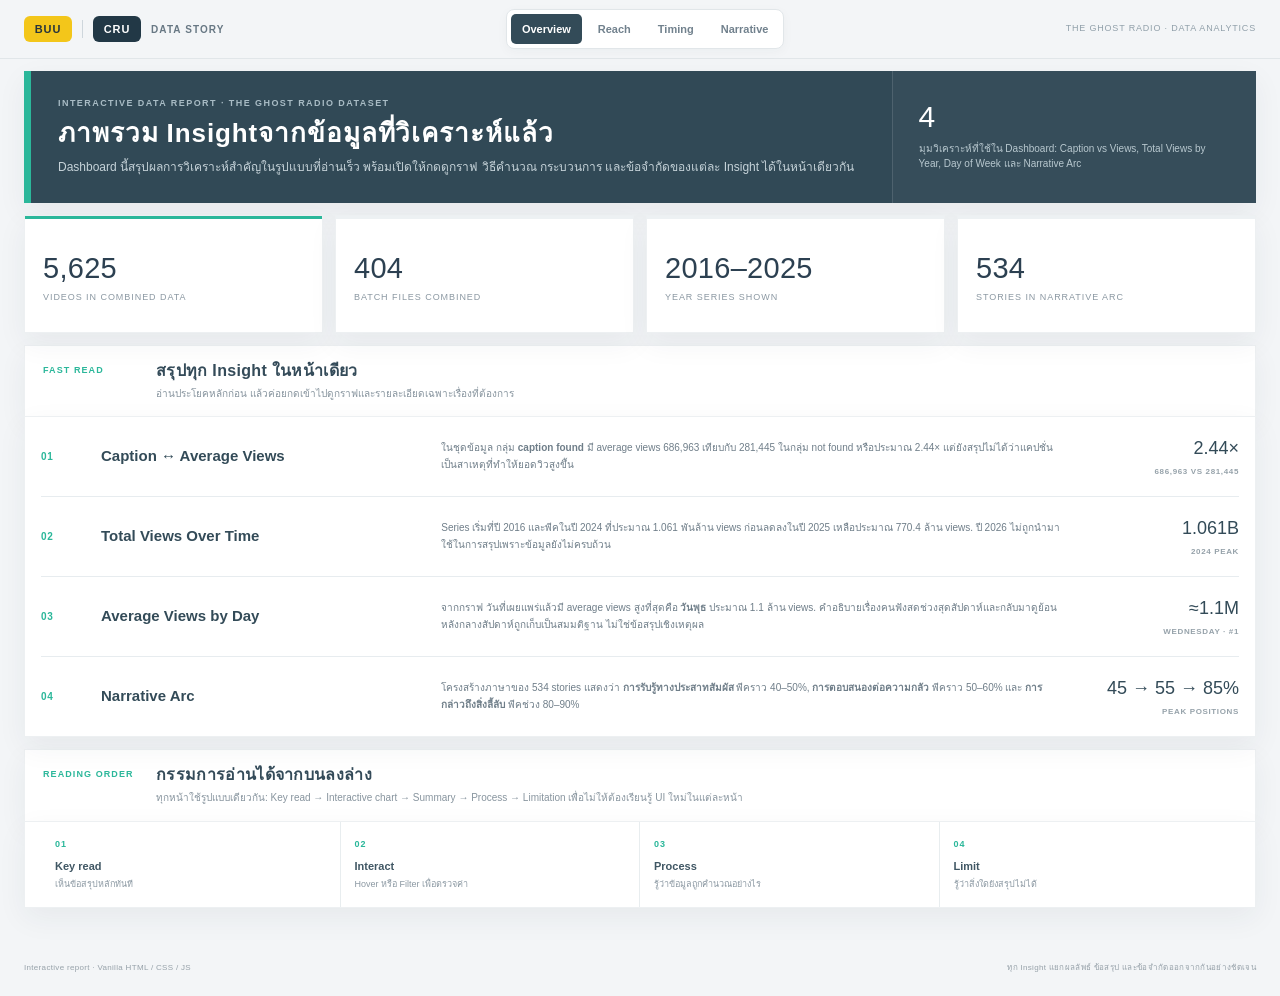
<file: ghost_data_dashboard_v4_final/index.html>
<!doctype html>
<html lang="th">
<head>
  <meta charset="utf-8">
  <meta name="viewport" content="width=device-width,initial-scale=1,viewport-fit=cover">
  <meta name="color-scheme" content="light">
  <title>Data Story — Overview</title>
  <link rel="stylesheet" href="css/styles.css">
</head>
<body data-page="overview">
<header class="site-header">
  <div class="header-inner">
    <a class="brand" href="index.html" aria-label="กลับหน้าหลัก">
      <span class="brand-chip gold">BUU</span><span class="brand-sep"></span><span class="brand-chip">CRU</span><span class="full">DATA STORY</span>
    </a>
    <nav class="nav" aria-label="Main navigation">
      <a href="index.html" aria-current="page">Overview</a>
      <a href="reach.html">Reach</a>
      <a href="timing.html">Timing</a>
      <a href="narrative.html">Narrative</a>
    </nav>
    <div class="header-meta">THE GHOST RADIO · DATA ANALYTICS</div>
  </div>
</header>
<main>
  <section class="hero">
    <div>
      <div class="eyebrow">Interactive data report · The Ghost Radio dataset</div>
      <h1>ภาพรวม Insight<br><span class="quiet">จากข้อมูลที่วิเคราะห์แล้ว</span></h1>
      <p class="hero-copy">Dashboard นี้สรุปผลการวิเคราะห์สำคัญในรูปแบบที่อ่านเร็ว พร้อมเปิดให้กดดูกราฟ วิธีคำนวณ กระบวนการ และข้อจำกัดของแต่ละ Insight ได้ในหน้าเดียวกัน</p>
    </div>
    <aside class="hero-side"><strong>4</strong><p>มุมวิเคราะห์ที่ใช้ใน Dashboard: Caption vs Views, Total Views by Year, Day of Week และ Narrative Arc</p></aside>
  </section>

  <div class="stat-strip">
    <div class="stat"><b>5,625</b><span>videos in combined data</span></div>
    <div class="stat"><b>404</b><span>batch files combined</span></div>
    <div class="stat"><b>2016–2025</b><span>year series shown</span></div>
    <div class="stat"><b>534</b><span>stories in narrative arc</span></div>
  </div>

  <section class="section">
    <div class="section-head"><div class="section-index">FAST READ</div><div class="section-title"><h2>สรุปทุก Insight ในหน้าเดียว</h2><p>อ่านประโยคหลักก่อน แล้วค่อยกดเข้าไปดูกราฟและรายละเอียดเฉพาะเรื่องที่ต้องการ</p></div></div>
    <div class="insight-list">
      <a class="insight-row" href="reach.html">
        <div class="insight-no">01</div>
        <div class="insight-title">Caption ↔ Average Views</div>
        <div class="insight-copy">ในชุดข้อมูล กลุ่ม <b>caption found</b> มี average views 686,963 เทียบกับ 281,445 ในกลุ่ม not found หรือประมาณ 2.44× แต่ยังสรุปไม่ได้ว่าแคปชั่นเป็นสาเหตุที่ทำให้ยอดวิวสูงขึ้น</div>
        <div class="insight-key">2.44×<small>686,963 vs 281,445</small></div>
      </a>
      <a class="insight-row" href="reach.html#years">
        <div class="insight-no">02</div>
        <div class="insight-title">Total Views Over Time</div>
        <div class="insight-copy">Series เริ่มที่ปี 2016 และพีคในปี 2024 ที่ประมาณ 1.061 พันล้าน views ก่อนลดลงในปี 2025 เหลือประมาณ 770.4 ล้าน views. ปี 2026 ไม่ถูกนำมาใช้ในการสรุปเพราะข้อมูลยังไม่ครบถ้วน</div>
        <div class="insight-key">1.061B<small>2024 peak</small></div>
      </a>
      <a class="insight-row" href="timing.html">
        <div class="insight-no">03</div>
        <div class="insight-title">Average Views by Day</div>
        <div class="insight-copy">จากกราฟ วันที่เผยแพร่แล้วมี average views สูงที่สุดคือ <b>วันพุธ</b> ประมาณ 1.1 ล้าน views. คำอธิบายเรื่องคนฟังสดช่วงสุดสัปดาห์และกลับมาดูย้อนหลังกลางสัปดาห์ถูกเก็บเป็นสมมติฐาน ไม่ใช่ข้อสรุปเชิงเหตุผล</div>
        <div class="insight-key">≈1.1M<small>Wednesday · #1</small></div>
      </a>
      <a class="insight-row" href="narrative.html">
        <div class="insight-no">04</div>
        <div class="insight-title">Narrative Arc</div>
        <div class="insight-copy">โครงสร้างภาษาของ 534 stories แสดงว่า <b>การรับรู้ทางประสาทสัมผัส</b> พีคราว 40–50%, <b>การตอบสนองต่อความกลัว</b> พีคราว 50–60% และ <b>การกล่าวถึงสิ่งลี้ลับ</b> พีคช่วง 80–90%</div>
        <div class="insight-key">45 → 55 → 85%<small>peak positions</small></div>
      </a>
    </div>
  </section>

  <section class="section">
    <div class="section-head"><div class="section-index">READING ORDER</div><div class="section-title"><h2>กรรมการอ่านได้จากบนลงล่าง</h2><p>ทุกหน้าใช้รูปแบบเดียวกัน: Key read → Interactive chart → Summary → Process → Limitation เพื่อไม่ให้ต้องเรียนรู้ UI ใหม่ในแต่ละหน้า</p></div></div>
    <div class="story-flow four">
      <div class="flow-step"><div class="n">01</div><b>Key read</b><p>เห็นข้อสรุปหลักทันที</p></div>
      <div class="flow-step"><div class="n">02</div><b>Interact</b><p>Hover หรือ Filter เพื่อตรวจค่า</p></div>
      <div class="flow-step"><div class="n">03</div><b>Process</b><p>รู้ว่าข้อมูลถูกคำนวณอย่างไร</p></div>
      <div class="flow-step"><div class="n">04</div><b>Limit</b><p>รู้ว่าสิ่งใดยังสรุปไม่ได้</p></div>
    </div>
  </section>
</main>
<footer class="footer"><span>Interactive report · Vanilla HTML / CSS / JS</span><span>ทุก Insight แยกผลลัพธ์ ข้อสรุป และข้อจำกัดออกจากกันอย่างชัดเจน</span></footer>
<div class="route-wipe" aria-hidden="true"></div>
<script src="js/data.js"></script><script src="js/app.js"></script><script src="js/charts.js"></script><script src="js/pages.js"></script>
</body>
</html>
</file>
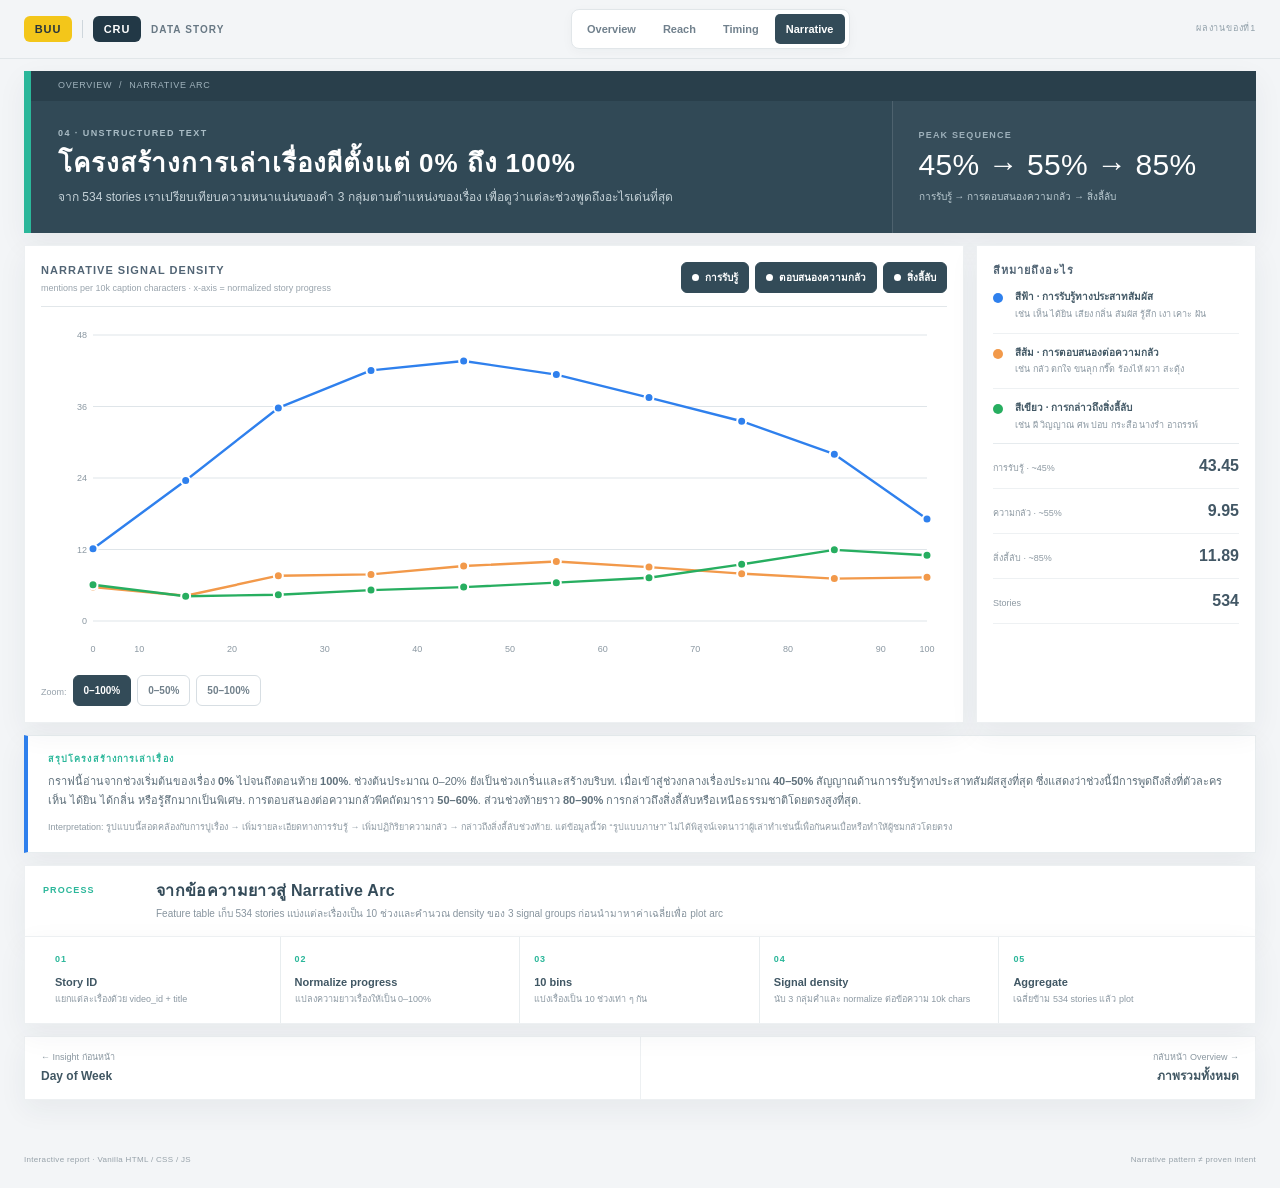
<file: ghost_data_dashboard_v4_final/narrative.html>
<!doctype html>
<html lang="th">
<head><meta charset="utf-8"><meta name="viewport" content="width=device-width,initial-scale=1,viewport-fit=cover"><meta name="color-scheme" content="light"><title>Narrative Arc</title><link rel="stylesheet" href="css/styles.css"></head>
<body data-page="narrative">
<header class="site-header"><div class="header-inner">
  <a class="brand" href="index.html"><span class="brand-chip gold">BUU</span><span class="brand-sep"></span><span class="brand-chip">CRU</span><span class="full">DATA STORY</span></a>
  <nav class="nav"><a href="index.html">Overview</a><a href="reach.html">Reach</a><a href="timing.html">Timing</a><a href="narrative.html" aria-current="page">Narrative</a></nav>
  <div class="header-meta">ผลงานของที่1</div>
</div></header>
<main>
  <section class="detail-hero"><div class="breadcrumb"><a href="index.html">Overview</a><span>/</span><span>Narrative Arc</span></div><div class="detail-hero-grid"><div><div class="eyebrow">04 · Unstructured text</div><h1>โครงสร้างการเล่าเรื่องผี<br>ตั้งแต่ 0% ถึง 100%</h1><p class="lead">จาก 534 stories เราเปรียบเทียบความหนาแน่นของคำ 3 กลุ่มตามตำแหน่งของเรื่อง เพื่อดูว่าแต่ละช่วงพูดถึงอะไรเด่นที่สุด</p></div><aside class="key-read"><div class="label">Peak sequence</div><div class="value">45% → 55% → 85%</div><p>การรับรู้ → การตอบสนองความกลัว → สิ่งลี้ลับ</p></aside></div></section>

  <section class="section">
    <div class="dashboard-grid">
      <div class="panel"><div class="panel-head"><div><div class="panel-title">Narrative signal density</div><div class="panel-sub">mentions per 10k caption characters · x-axis = normalized story progress</div></div><div class="controls signal-controls"><button class="control-btn active signal-blue" data-signal="sensory"><span class="signal-dot"></span>การรับรู้</button><button class="control-btn active signal-orange" data-signal="fear"><span class="signal-dot"></span>ตอบสนองความกลัว</button><button class="control-btn active signal-green" data-signal="supernatural"><span class="signal-dot"></span>สิ่งลี้ลับ</button></div></div><div id="narrative-chart" class="chart"></div><div class="controls chart-zoom"><span class="panel-sub">Zoom:</span><button class="control-btn active" data-progress="all">0–100%</button><button class="control-btn" data-progress="first">0–50%</button><button class="control-btn" data-progress="last">50–100%</button></div></div>
      <aside class="panel"><div class="panel-title">สีหมายถึงอะไร</div><div class="legend-stack"><div class="legend-row"><i class="legend-swatch blue"></i><div><b>สีฟ้า · การรับรู้ทางประสาทสัมผัส</b><span>เช่น เห็น ได้ยิน เสียง กลิ่น สัมผัส รู้สึก เงา เคาะ ฝัน</span></div></div><div class="legend-row"><i class="legend-swatch orange"></i><div><b>สีส้ม · การตอบสนองต่อความกลัว</b><span>เช่น กลัว ตกใจ ขนลุก กรี๊ด ร้องไห้ ผวา สะดุ้ง</span></div></div><div class="legend-row"><i class="legend-swatch green"></i><div><b>สีเขียว · การกล่าวถึงสิ่งลี้ลับ</b><span>เช่น ผี วิญญาณ ศพ ปอบ กระสือ นางรำ อาถรรพ์</span></div></div></div><div class="metric-stack"><div class="metric-line"><span>การรับรู้ · ~45%</span><b>43.45</b></div><div class="metric-line"><span>ความกลัว · ~55%</span><b>9.95</b></div><div class="metric-line"><span>สิ่งลี้ลับ · ~85%</span><b>11.89</b></div><div class="metric-line"><span>Stories</span><b>534</b></div></div></aside>
    </div>
  </section>

  <section class="section"><div class="summary-card wide narrative-summary"><div class="summary-label">สรุปโครงสร้างการเล่าเรื่อง</div><p>กราฟนี้อ่านจากช่วงเริ่มต้นของเรื่อง <b>0%</b> ไปจนถึงตอนท้าย <b>100%</b>. ช่วงต้นประมาณ 0–20% ยังเป็นช่วงเกริ่นและสร้างบริบท. เมื่อเข้าสู่ช่วงกลางเรื่องประมาณ <b>40–50%</b> สัญญาณด้านการรับรู้ทางประสาทสัมผัสสูงที่สุด ซึ่งแสดงว่าช่วงนี้มีการพูดถึงสิ่งที่ตัวละครเห็น ได้ยิน ได้กลิ่น หรือรู้สึกมากเป็นพิเศษ. การตอบสนองต่อความกลัวพีคถัดมาราว <b>50–60%</b>. ส่วนช่วงท้ายราว <b>80–90%</b> การกล่าวถึงสิ่งลี้ลับหรือเหนือธรรมชาติโดยตรงสูงที่สุด.</p><small>Interpretation: รูปแบบนี้สอดคล้องกับการปูเรื่อง → เพิ่มรายละเอียดทางการรับรู้ → เพิ่มปฏิกิริยาความกลัว → กล่าวถึงสิ่งลี้ลับช่วงท้าย. แต่ข้อมูลนี้วัด “รูปแบบภาษา” ไม่ได้พิสูจน์เจตนาว่าผู้เล่าทำเช่นนี้เพื่อกันคนเบื่อหรือทำให้ผู้ชมกลัวโดยตรง</small></div></section>

  <section class="section"><div class="section-head"><div class="section-index">PROCESS</div><div class="section-title"><h2>จากข้อความยาวสู่ Narrative Arc</h2><p>Feature table เก็บ 534 stories แบ่งแต่ละเรื่องเป็น 10 ช่วงและคำนวณ density ของ 3 signal groups ก่อนนำมาหาค่าเฉลี่ยเพื่อ plot arc</p></div></div><div class="story-flow"><div class="flow-step"><div class="n">01</div><b>Story ID</b><p>แยกแต่ละเรื่องด้วย video_id + title</p></div><div class="flow-step"><div class="n">02</div><b>Normalize progress</b><p>แปลงความยาวเรื่องให้เป็น 0–100%</p></div><div class="flow-step"><div class="n">03</div><b>10 bins</b><p>แบ่งเรื่องเป็น 10 ช่วงเท่า ๆ กัน</p></div><div class="flow-step"><div class="n">04</div><b>Signal density</b><p>นับ 3 กลุ่มคำและ normalize ต่อข้อความ 10k chars</p></div><div class="flow-step"><div class="n">05</div><b>Aggregate</b><p>เฉลี่ยข้าม 534 stories แล้ว plot</p></div></div></section>

  <div class="page-nav"><a href="timing.html">← Insight ก่อนหน้า<b>Day of Week</b></a><a href="index.html">กลับหน้า Overview →<b>ภาพรวมทั้งหมด</b></a></div>
</main>
<footer class="footer"><span>Interactive report · Vanilla HTML / CSS / JS</span><span>Narrative pattern ≠ proven intent</span></footer>
<div class="route-wipe" aria-hidden="true"></div>
<script src="js/data.js"></script><script src="js/app.js"></script><script src="js/charts.js"></script><script src="js/pages.js"></script>
</body></html>
</file>
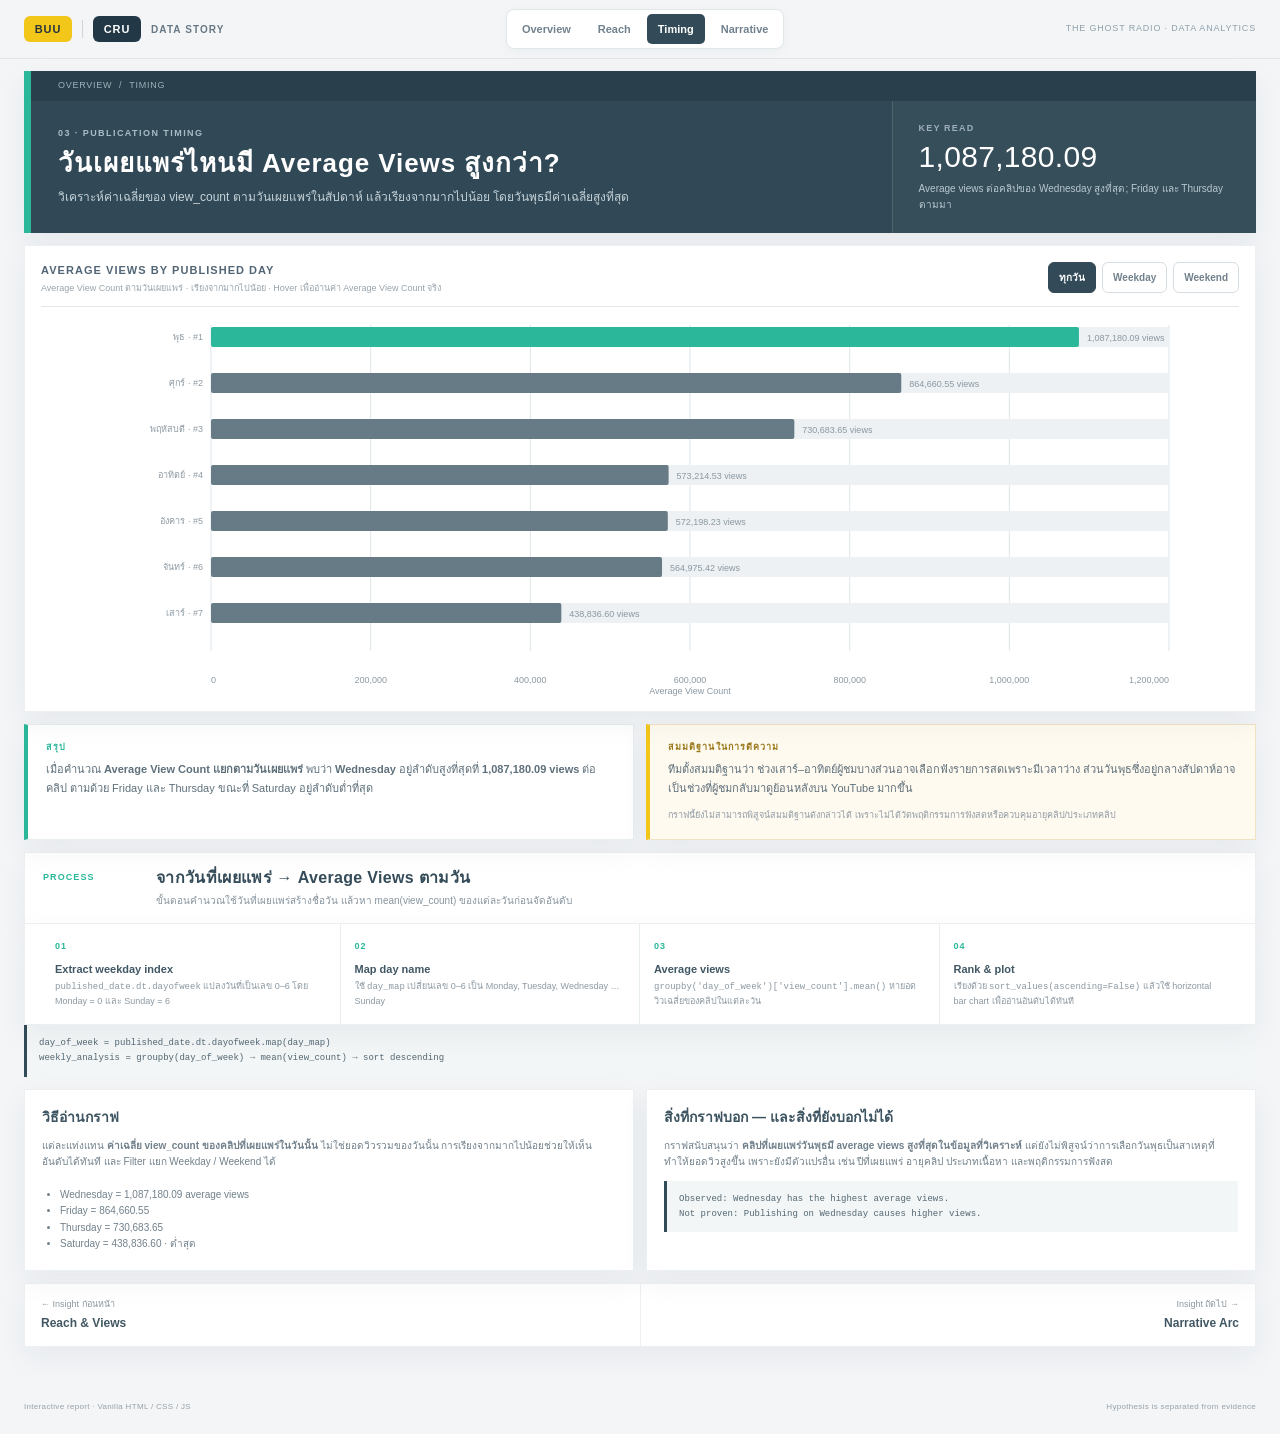
<file: ghost_data_dashboard_v4_final/timing.html>
<!doctype html>
<html lang="th">
<head><meta charset="utf-8"><meta name="viewport" content="width=device-width,initial-scale=1,viewport-fit=cover"><meta name="color-scheme" content="light"><title>Day of Week</title><link rel="stylesheet" href="css/styles.css"></head>
<body data-page="timing">
<header class="site-header"><div class="header-inner">
  <a class="brand" href="index.html"><span class="brand-chip gold">BUU</span><span class="brand-sep"></span><span class="brand-chip">CRU</span><span class="full">DATA STORY</span></a>
  <nav class="nav"><a href="index.html">Overview</a><a href="reach.html">Reach</a><a href="timing.html" aria-current="page">Timing</a><a href="narrative.html">Narrative</a></nav>
  <div class="header-meta">THE GHOST RADIO · DATA ANALYTICS</div>
</div></header>
<main>
  <section class="detail-hero"><div class="breadcrumb"><a href="index.html">Overview</a><span>/</span><span>Timing</span></div><div class="detail-hero-grid"><div><div class="eyebrow">03 · Publication timing</div><h1>วันเผยแพร่ไหน<br>มี Average Views สูงกว่า?</h1><p class="lead">วิเคราะห์ค่าเฉลี่ยของ view_count ตามวันเผยแพร่ในสัปดาห์ แล้วเรียงจากมากไปน้อย โดยวันพุธมีค่าเฉลี่ยสูงที่สุด</p></div><aside class="key-read"><div class="label">Key read</div><div class="value">1,087,180.09</div><p>Average views ต่อคลิปของ Wednesday สูงที่สุด; Friday และ Thursday ตามมา</p></aside></div></section>

  <section class="section">
    <div class="panel"><div class="panel-head"><div><div class="panel-title">Average views by published day</div><div class="panel-sub">Average View Count ตามวันเผยแพร่ · เรียงจากมากไปน้อย · Hover เพื่ออ่านค่า Average View Count จริง</div></div><div class="controls"><button class="control-btn active" data-day-group="all">ทุกวัน</button><button class="control-btn" data-day-group="weekday">Weekday</button><button class="control-btn" data-day-group="weekend">Weekend</button></div></div><div id="day-chart" class="chart"></div></div>
    <div class="summary-grid">
      <div class="summary-card"><div class="summary-label">สรุป</div><p>เมื่อคำนวณ <b>Average View Count แยกตามวันเผยแพร่</b> พบว่า <b>Wednesday</b> อยู่ลำดับสูงที่สุดที่ <b>1,087,180.09 views</b> ต่อคลิป ตามด้วย Friday และ Thursday ขณะที่ Saturday อยู่ลำดับต่ำที่สุด</p></div>
      <div class="hypothesis-card"><div class="summary-label">สมมติฐานในการตีความ</div><p>ทีมตั้งสมมติฐานว่า ช่วงเสาร์–อาทิตย์ผู้ชมบางส่วนอาจเลือกฟังรายการสดเพราะมีเวลาว่าง ส่วนวันพุธซึ่งอยู่กลางสัปดาห์อาจเป็นช่วงที่ผู้ชมกลับมาดูย้อนหลังบน YouTube มากขึ้น</p><small>กราฟนี้ยังไม่สามารถพิสูจน์สมมติฐานดังกล่าวได้ เพราะไม่ได้วัดพฤติกรรมการฟังสดหรือควบคุมอายุคลิป/ประเภทคลิป</small></div>
    </div>
  </section>

  <section class="section">
    <div class="section-head"><div class="section-index">PROCESS</div><div class="section-title"><h2>จากวันที่เผยแพร่ → Average Views ตามวัน</h2><p>ขั้นตอนคำนวณใช้วันที่เผยแพร่สร้างชื่อวัน แล้วหา mean(view_count) ของแต่ละวันก่อนจัดอันดับ</p></div></div>
    <div class="story-flow four">
      <div class="flow-step"><div class="n">01</div><b>Extract weekday index</b><p><code>published_date.dt.dayofweek</code> แปลงวันที่เป็นเลข 0–6 โดย Monday = 0 และ Sunday = 6</p></div>
      <div class="flow-step"><div class="n">02</div><b>Map day name</b><p>ใช้ <code>day_map</code> เปลี่ยนเลข 0–6 เป็น Monday, Tuesday, Wednesday … Sunday</p></div>
      <div class="flow-step"><div class="n">03</div><b>Average views</b><p><code>groupby('day_of_week')['view_count'].mean()</code> หายอดวิวเฉลี่ยของคลิปในแต่ละวัน</p></div>
      <div class="flow-step"><div class="n">04</div><b>Rank & plot</b><p>เรียงด้วย <code>sort_values(ascending=False)</code> แล้วใช้ horizontal bar chart เพื่ออ่านอันดับได้ทันที</p></div>
    </div>
    <div class="equation">day_of_week = published_date.dt.dayofweek.map(day_map)
weekly_analysis = groupby(day_of_week) → mean(view_count) → sort descending</div>
  </section>

  <section class="section"><div class="explain-grid"><div class="prose"><h3>วิธีอ่านกราฟ</h3><p>แต่ละแท่งแทน <b>ค่าเฉลี่ย view_count ของคลิปที่เผยแพร่ในวันนั้น</b> ไม่ใช่ยอดวิวรวมของวันนั้น การเรียงจากมากไปน้อยช่วยให้เห็นอันดับได้ทันที และ Filter แยก Weekday / Weekend ได้</p><ul><li>Wednesday = 1,087,180.09 average views</li><li>Friday = 864,660.55</li><li>Thursday = 730,683.65</li><li>Saturday = 438,836.60 · ต่ำสุด</li></ul></div><div class="prose"><h3>สิ่งที่กราฟบอก — และสิ่งที่ยังบอกไม่ได้</h3><p>กราฟสนับสนุนว่า <b>คลิปที่เผยแพร่วันพุธมี average views สูงที่สุดในข้อมูลที่วิเคราะห์</b> แต่ยังไม่พิสูจน์ว่าการเลือกวันพุธเป็นสาเหตุที่ทำให้ยอดวิวสูงขึ้น เพราะยังมีตัวแปรอื่น เช่น ปีที่เผยแพร่ อายุคลิป ประเภทเนื้อหา และพฤติกรรมการฟังสด</p><div class="equation">Observed: Wednesday has the highest average views.
Not proven: Publishing on Wednesday causes higher views.</div></div></div></section>

  <div class="page-nav"><a href="reach.html">← Insight ก่อนหน้า<b>Reach & Views</b></a><a href="narrative.html">Insight ถัดไป →<b>Narrative Arc</b></a></div>
</main>
<footer class="footer"><span>Interactive report · Vanilla HTML / CSS / JS</span><span>Hypothesis is separated from evidence</span></footer>
<div class="route-wipe" aria-hidden="true"></div>
<script src="js/data.js"></script><script src="js/app.js"></script><script src="js/charts.js"></script><script src="js/pages.js"></script>
</body></html>
</file>
<file: ghost_data_dashboard_v4_final/css/styles.css>
@view-transition { navigation: auto; }

:root{
  --bg:#f3f5f7;
  --panel:#ffffff;
  --ink:#233548;
  --muted:#7f8c99;
  --line:#dbe2e7;
  --header:#314956;
  --header-2:#293f4b;
  --teal:#2bb79a;
  --teal-soft:#e5f6f1;
  --buu:#f3c61a;
  --red:#e46a58;
  --violet:#7664db;
  --orange:#e4ad36;
  --shadow:0 10px 28px rgba(34,52,68,.06);
  --radius:9px;
  --max:1600px;
  --ease:cubic-bezier(.22,1,.36,1);
}
*{box-sizing:border-box}
html{background:var(--bg);scroll-behavior:smooth}
body{margin:0;background:var(--bg);color:var(--ink);font-family:Inter,"Leelawadee UI","Noto Sans Thai",Tahoma,"Segoe UI",Arial,sans-serif;line-height:1.5;text-rendering:optimizeLegibility}
a{color:inherit;text-decoration:none}
button,select,input{font:inherit;color:inherit}
::selection{background:var(--buu);color:#18262d}

/* Cross-document transition: one deliberate motion, not decorative UI motion. */
::view-transition-old(root){animation:vt-old .28s ease both}
::view-transition-new(root){animation:vt-new .46s var(--ease) both}
@keyframes vt-old{to{opacity:.25;transform:translateY(-5px);filter:blur(2px)}}
@keyframes vt-new{from{clip-path:inset(100% 0 0 0);transform:translateY(8px)}to{clip-path:inset(0);transform:none}}
.route-wipe{position:fixed;inset:0;z-index:9999;pointer-events:none;background:var(--header);transform:scaleY(0);transform-origin:bottom;transition:transform .34s var(--ease)}
.route-wipe::after{content:"DATA STORY";position:absolute;left:28px;bottom:25px;color:#c8d5db;font-size:10px;letter-spacing:.16em;font-weight:800}
body.is-leaving .route-wipe{transform:scaleY(1)}
body.is-entering .route-wipe{transform:scaleY(1);transform-origin:top}
body.is-ready .route-wipe{transform:scaleY(0);transition-duration:.42s}

/* ===== TOP: V4 language ===== */
.site-header{position:sticky;top:0;z-index:40;background:rgba(243,245,247,.96);backdrop-filter:blur(10px);border-bottom:1px solid #e1e6e9}
.header-inner{max-width:var(--max);height:58px;padding:0 24px;margin:auto;display:grid;grid-template-columns:auto 1fr auto;align-items:center;gap:28px}
.brand{display:flex;align-items:center;gap:10px;font-size:10px;font-weight:800;letter-spacing:.11em;color:#687884;white-space:nowrap}
.brand-chip{height:26px;min-width:48px;padding:0 9px;border-radius:6px;display:grid;place-items:center;background:#223846;color:#fff;font-size:11px;letter-spacing:.08em}
.brand-chip.gold{background:var(--buu);color:#26343c}
.brand-sep{width:1px;height:18px;background:#ced6dc}
.nav{justify-self:center;display:flex;align-items:center;gap:5px;background:#fff;border:1px solid #e1e6e9;border-radius:8px;padding:4px;box-shadow:0 3px 12px rgba(34,52,68,.035)}
.nav a{padding:7px 11px;border-radius:5px;font-size:11px;color:#71818d;font-weight:650;transition:.16s ease}
.nav a:hover{background:#f2f5f6;color:#334b58}
.nav a[aria-current="page"]{background:#334b58;color:#fff}
.header-meta{justify-self:end;font-size:9px;color:#91a0aa;letter-spacing:.09em;text-transform:uppercase;white-space:nowrap}

main{max-width:var(--max);margin:auto;padding:12px 24px 54px}

/* Existing hero HTML rendered as compact V4 titlebar */
.hero,.detail-hero{margin-top:0;background:var(--header);color:#fff;box-shadow:var(--shadow);position:relative;overflow:hidden;border:0;padding:0;display:grid;grid-template-columns:minmax(0,1fr) minmax(280px,.42fr);align-items:stretch;gap:0}
.hero::before,.detail-hero::before{content:"";position:absolute;inset:0 auto 0 0;width:7px;background:var(--teal)}
.hero>div:first-child,.detail-hero-grid>div:first-child{padding:26px 30px 25px 34px}
.hero h1,.detail-hero h1{margin:0;font-size:26px;line-height:1.17;letter-spacing:.035em;font-weight:620;color:#fff;max-width:none}
.hero h1 br,.detail-hero h1 br{display:none}
.hero h1 .quiet{color:#fff;font-weight:620}
.eyebrow{margin:0 0 7px;color:#a9bcc5;font-size:9px;letter-spacing:.16em;text-transform:uppercase;font-weight:800}
.hero-copy,.lead{max-width:900px;margin:10px 0 0;color:#c6d3d9;font-size:12px;line-height:1.65}
.hero-side,.key-read{margin:0;padding:20px 26px;border:0;border-left:1px solid rgba(255,255,255,.12);display:flex;flex-direction:column;justify-content:center;background:rgba(255,255,255,.025)}
.hero-side strong,.key-read .value{font-size:30px;line-height:1;font-weight:450;letter-spacing:.01em;color:#fff;font-variant-numeric:tabular-nums;margin:0}
.hero-side p,.key-read p{margin:9px 0 0;color:#b8c8cf;font-size:10px;line-height:1.55}
.key-read .label{font-size:9px;letter-spacing:.13em;text-transform:uppercase;color:#9db0ba;font-weight:750;margin-bottom:7px}
.detail-hero{display:block}
.detail-hero-grid{display:grid;grid-template-columns:minmax(0,1fr) minmax(280px,.42fr);gap:0}
.breadcrumb{height:30px;display:flex;align-items:center;gap:7px;padding:0 18px 0 34px;background:var(--header-2);font-size:9px;color:#9fb2bc;letter-spacing:.08em;text-transform:uppercase}
.breadcrumb a:hover{color:#fff}

/* KPI strip = V4 white cards */
.stat-strip{display:grid;grid-template-columns:repeat(4,1fr);gap:12px;margin-top:12px;border:0}
.stat{min-height:118px;background:var(--panel);border:1px solid #edf0f2;box-shadow:var(--shadow);padding:16px 18px;position:relative;margin:0}
.stat::before{content:"";position:absolute;left:0;top:0;width:100%;height:3px;background:#edf1f3}
.stat:first-child::before{background:var(--teal)}
.stat b{display:block;margin-top:22px;font-size:29px;line-height:1;font-weight:420;color:#2c4051;font-variant-numeric:tabular-nums;letter-spacing:.01em}
.stat span{display:block;margin-top:8px;font-size:9px;text-transform:uppercase;letter-spacing:.105em;color:#8b98a2}

.section{padding:0;margin-top:12px;border:0}
.section-head{background:#fff;border:1px solid #edf0f2;border-bottom:0;padding:15px 18px;display:grid;grid-template-columns:95px 1fr;gap:18px;margin:0;box-shadow:var(--shadow)}
.section-index{padding-top:3px;color:var(--teal);font-size:9px;font-weight:800;letter-spacing:.12em;text-transform:uppercase}
.section-title h2{margin:0;font-size:16px;line-height:1.25;letter-spacing:.02em;font-weight:680;color:#344b59}
.section-title p{margin:5px 0 0;max-width:1050px;color:#87949e;font-size:10px;line-height:1.55}

/* Panels */
.dashboard-grid{display:grid;grid-template-columns:minmax(0,1fr) 280px;gap:12px;align-items:stretch}
.panel{background:var(--panel);border:1px solid #edf0f2;box-shadow:var(--shadow);padding:16px;min-width:0}
.panel.flush{padding:0}
.panel-head{min-height:45px;padding-bottom:10px;border-bottom:1px solid #e2e7ea;margin-bottom:8px;display:flex;align-items:flex-start;justify-content:space-between;gap:18px}
.panel-title{font-size:11px;letter-spacing:.095em;text-transform:uppercase;font-weight:750;color:#526575}
.panel-sub{font-size:9px;color:#98a3ac;margin-top:4px;line-height:1.45}
.chart{position:relative;width:100%;min-height:300px}
.chart svg{display:block;width:100%;height:100%;overflow:visible}
.chart .grid{stroke:#dfe5e9;stroke-width:1}
.chart .axis{fill:#8b98a2;font-size:9px}
.chart .bar{transition:opacity .15s ease;transform-box:fill-box}
.chart .bar:hover{opacity:.76}
.chart .line{fill:none;stroke-width:2.4;vector-effect:non-scaling-stroke;stroke-linecap:round;stroke-linejoin:round}
.chart .dot{stroke:#fff;stroke-width:2;cursor:crosshair}
.chart .hit{fill:transparent;cursor:crosshair}
.chart-tooltip{position:absolute;pointer-events:none;background:#223846;color:#fff;border-radius:7px;padding:9px 10px;font-size:10px;line-height:1.55;min-width:140px;opacity:0;transform:translateY(3px);transition:.12s ease;z-index:5;box-shadow:0 8px 24px rgba(23,41,52,.22)}
.chart-tooltip.show{opacity:1;transform:none}
.chart-tooltip b{font-size:11px}

.controls{display:flex;align-items:center;gap:6px;flex-wrap:wrap}
.control-btn{border:1px solid #d7dee3;background:#fff;border-radius:6px;padding:7px 10px;font-size:10px;font-weight:700;color:#71808b;cursor:pointer;transition:.15s ease}
.control-btn:hover{border-color:#aebbc4;color:#344b59}
.control-btn.active{background:#334b58;border-color:#334b58;color:#fff}
.select{border:1px solid #d7dee3;background:#fff;border-radius:6px;padding:7px 28px 7px 9px;font-size:10px;color:#667786}

.metric-stack{border-top:1px solid #e6ebee;margin-top:10px}
.metric-line{padding:10px 0;border-bottom:1px solid #eef1f3;display:flex;align-items:baseline;justify-content:space-between;gap:18px}
.metric-line span{font-size:9px;color:#8d99a2}
.metric-line b{font-size:16px;color:#425765;font-weight:700;font-variant-numeric:tabular-nums}
.note{font-size:9px;color:#9aa4ab;line-height:1.6;margin-top:12px}
.callout{margin-top:12px;background:var(--teal-soft);border-left:4px solid var(--teal);padding:14px 16px;box-shadow:none}
.callout b{display:block;font-size:13px;color:#345b54;margin-bottom:4px}
.callout p{margin:0;color:#5c716b;font-size:10px;line-height:1.6}

/* Overview summary list becomes compact dashboard rows */
.insight-list{background:#fff;border:1px solid #edf0f2;box-shadow:var(--shadow);padding:0 16px}
.insight-row{display:grid;grid-template-columns:42px minmax(180px,.65fr) minmax(340px,1.25fr) 160px;gap:18px;align-items:center;padding:18px 0;border-bottom:1px solid #e7ecef;transition:background .15s ease}
.insight-row:last-child{border-bottom:0}
.insight-row:hover{background:#f8fafb}
.insight-no{color:var(--teal);font-size:10px;font-weight:800;letter-spacing:.08em;font-variant-numeric:tabular-nums}
.insight-title{font-size:15px;font-weight:700;color:#334b58}
.insight-copy{font-size:10px;line-height:1.65;color:#6f7e89}
.insight-key{text-align:right;font-size:18px;font-weight:500;color:#334b58;font-variant-numeric:tabular-nums}
.insight-key small{display:block;margin-top:4px;font-size:8px;color:#96a2aa;font-weight:650;text-transform:uppercase;letter-spacing:.08em}

.story-flow{display:grid;grid-template-columns:repeat(5,1fr);background:#fff;border:1px solid #edf0f2;box-shadow:var(--shadow);padding:0 16px}
.flow-step{padding:16px 14px;border-right:1px solid #e8edef}
.flow-step:last-child{border-right:0}
.flow-step .n{font-size:9px;color:var(--teal);font-weight:800;letter-spacing:.1em}
.flow-step b{display:block;margin:7px 0 3px;font-size:11px;color:#405764}
.flow-step p{margin:0;color:#8b98a2;font-size:9px;line-height:1.5}

.explain-grid{display:grid;grid-template-columns:1fr 1fr;gap:12px}
.prose{background:#fff;border:1px solid #edf0f2;box-shadow:var(--shadow);padding:17px}
.prose h3{margin:0 0 8px;font-size:14px;color:#3c5360}
.prose p,.prose li{font-size:10px;line-height:1.65;color:#71808b}
.prose ul{padding-left:18px;margin-bottom:0}
.equation{background:#f3f6f7;border-left:3px solid #334b58;padding:11px 12px;color:#536772;font-family:ui-monospace,SFMono-Regular,Consolas,monospace;font-size:9px;line-height:1.65;white-space:pre-wrap;overflow:auto}

.page-nav{display:grid;grid-template-columns:1fr 1fr;background:#fff;border:1px solid #edf0f2;box-shadow:var(--shadow);margin-top:12px}
.page-nav a{padding:14px 16px;font-size:9px;color:#8a97a0}
.page-nav a:last-child{text-align:right;border-left:1px solid #edf0f2}
.page-nav b{display:block;margin-top:3px;color:#415763;font-size:12px}
.footer{max-width:var(--max);margin:0 auto;padding:0 24px 22px;color:#96a1a9;font-size:8px;display:flex;justify-content:space-between;letter-spacing:.04em}

@keyframes rise{from{opacity:0;transform:translateY(4px)}to{opacity:1;transform:none}}
.stat,.panel,.insight-list,.story-flow,.prose,.evidence-card{animation:rise .28s ease both}


/* ===== SUMMARY / EXPLANATION ===== */
.summary-card{
  margin-top:12px;
  background:#fff;
  border:1px solid #e8edef;
  border-left:4px solid var(--teal);
  box-shadow:var(--shadow);
  padding:16px 18px;
}
.summary-card.wide{padding:17px 20px}
.summary-card p,.hypothesis-card p{margin:6px 0 0;color:#5f707b;font-size:11px;line-height:1.75}
.summary-card small,.hypothesis-card small{display:block;margin-top:9px;color:#8e9aa3;font-size:9px;line-height:1.65}
.summary-label{font-size:9px;letter-spacing:.12em;text-transform:uppercase;color:var(--teal);font-weight:800}
.summary-grid{display:grid;grid-template-columns:1fr 1fr;gap:12px;margin-top:12px}
.summary-grid .summary-card{margin-top:0}
.hypothesis-card{background:#fffaf0;border:1px solid #f0e3c3;border-left:4px solid var(--buu);box-shadow:var(--shadow);padding:16px 18px}
.hypothesis-card .summary-label{color:#997718}
.narrative-summary{border-left-color:#2f80ed}

/* ===== NARRATIVE LEGEND ===== */
.legend-stack{display:grid;gap:12px;margin-top:12px}
.legend-row{display:grid;grid-template-columns:12px 1fr;gap:10px;align-items:start;padding-bottom:11px;border-bottom:1px solid #eef1f3}
.legend-row:last-child{border-bottom:0;padding-bottom:0}
.legend-swatch{width:10px;height:10px;border-radius:50%;margin-top:3px}
.legend-swatch.blue{background:#2f80ed}.legend-swatch.orange{background:#f2994a}.legend-swatch.green{background:#27ae60}
.legend-row b{display:block;color:#435966;font-size:10px;line-height:1.45}
.legend-row span{display:block;color:#8a97a1;font-size:9px;line-height:1.55;margin-top:3px}
.signal-controls .control-btn{display:inline-flex;align-items:center;gap:6px;background:#fff}
.signal-dot{width:7px;height:7px;border-radius:50%;background:currentColor}
.signal-blue{color:#2f80ed!important}.signal-orange{color:#d97a21!important}.signal-green{color:#218d50!important}
.signal-controls .control-btn.active{background:#334b58!important;border-color:#334b58!important;color:#fff!important}
.signal-controls .signal-blue:not(.active){border-color:#bcd6fa}.signal-controls .signal-orange:not(.active){border-color:#f6d2aa}.signal-controls .signal-green:not(.active){border-color:#b9e4ca}
.chart-zoom{margin-top:10px}
.story-flow.four{grid-template-columns:repeat(4,1fr)}

/* Anchor destinations clear the sticky header. */
[id]{scroll-margin-top:76px}

/* ===== MOBILE / TABLET ===== */
@media(max-width:1100px){
  .header-meta{display:none}
  .header-inner{grid-template-columns:auto 1fr;gap:18px}
  .nav{justify-self:end}
  .dashboard-grid{grid-template-columns:minmax(0,1fr) 240px}
  .insight-row{grid-template-columns:36px 190px 1fr 130px;gap:14px}
}

@media(max-width:820px){
  .site-header{position:sticky}
  .header-inner{height:auto;min-height:0;padding:8px 14px;grid-template-columns:1fr;gap:7px}
  .brand{display:flex;justify-self:start}
  .brand .full{display:none}
  .brand-chip{height:23px;min-width:42px;font-size:9px}
  .brand-sep{height:15px}
  .nav{justify-self:stretch;width:100%;max-width:100%;overflow-x:auto;overscroll-behavior-x:contain;scrollbar-width:none;justify-content:flex-start;padding:3px;gap:3px}
  .nav::-webkit-scrollbar{display:none}
  .nav a{flex:0 0 auto;padding:7px 10px;font-size:10px}

  main{padding:10px 13px 38px}
  .hero,.detail-hero-grid{grid-template-columns:1fr}
  .hero>div:first-child,.detail-hero-grid>div:first-child{padding:22px 20px 20px 25px}
  .hero h1,.detail-hero h1{font-size:23px;line-height:1.24;letter-spacing:.02em}
  .hero-copy,.lead{font-size:11px;line-height:1.7}
  .hero-side,.key-read{border-left:0;border-top:1px solid rgba(255,255,255,.12);padding:15px 20px 16px 25px}
  .hero-side strong,.key-read .value{font-size:27px}
  .breadcrumb{padding-left:25px}

  .stat-strip{grid-template-columns:1fr 1fr;gap:9px;margin-top:9px}
  .stat{min-height:98px;padding:13px 14px}
  .stat b{font-size:25px;margin-top:18px}

  .section{margin-top:9px}
  .section-head{grid-template-columns:1fr;gap:4px;padding:13px 14px}
  .section-title h2{font-size:15px}
  .section-title p{font-size:10px}

  .dashboard-grid{grid-template-columns:1fr;gap:9px}
  .panel{padding:13px}
  .panel-head{flex-direction:column;gap:9px;align-items:stretch}
  .controls{gap:5px}
  .control-btn{padding:7px 9px}
  .chart{min-height:260px}
  .chart .axis{font-size:8px}
  .chart-tooltip{max-width:170px;font-size:9px}

  .insight-list{padding:0 13px}
  .insight-row{grid-template-columns:28px 1fr;gap:6px 10px;padding:15px 0}
  .insight-title{font-size:14px}
  .insight-copy,.insight-key{grid-column:2}
  .insight-copy{font-size:10px;line-height:1.7}
  .insight-key{text-align:left;font-size:17px;margin-top:3px}

  .story-flow,.story-flow.four{grid-template-columns:1fr;padding:0 13px}
  .flow-step{border-right:0;border-bottom:1px solid #edf0f2;padding:13px 8px}
  .flow-step:last-child{border-bottom:0}
  .explain-grid,.summary-grid{grid-template-columns:1fr;gap:9px}
  .summary-card,.summary-card.wide,.hypothesis-card{padding:14px 15px}
  .summary-card p,.hypothesis-card p{font-size:10.5px;line-height:1.75}

  .page-nav{grid-template-columns:1fr 1fr}
  .footer{padding:0 13px 18px;gap:8px;flex-wrap:wrap}
}

@media(max-width:560px){
  main{padding-left:10px;padding-right:10px}
  .hero>div:first-child,.detail-hero-grid>div:first-child{padding:20px 16px 18px 21px}
  .hero-side,.key-read{padding:14px 16px 15px 21px}
  .hero h1,.detail-hero h1{font-size:21px}
  .eyebrow{font-size:8px}
  .stat-strip{grid-template-columns:1fr 1fr}
  .stat b{font-size:23px}
  .stat span{font-size:8px}
  .panel{padding:11px}
  .panel-title{font-size:10px}
  .signal-controls{display:grid;grid-template-columns:1fr}
  .signal-controls .control-btn{justify-content:flex-start;width:100%}
  .chart-zoom{overflow-x:auto;flex-wrap:nowrap;padding-bottom:2px}
  .chart-zoom .control-btn{white-space:nowrap;flex:0 0 auto}
  .metric-line b{font-size:15px}
  .legend-row b{font-size:9.5px}
  .page-nav{grid-template-columns:1fr}
  .page-nav a:last-child{text-align:left;border-left:0;border-top:1px solid #edf0f2}
  .footer{flex-direction:column;align-items:flex-start}
}

@media(max-width:390px){
  .stat-strip{grid-template-columns:1fr}
  .nav a{padding:6px 8px;font-size:9px}
  .hero h1,.detail-hero h1{font-size:20px}
  .hero-copy,.lead{font-size:10.5px}
  .summary-card p,.hypothesis-card p{font-size:10px}
}

@media(prefers-reduced-motion:reduce){
  *{animation:none!important;transition:none!important;scroll-behavior:auto!important}
  .route-wipe{display:none}
}
</file>
